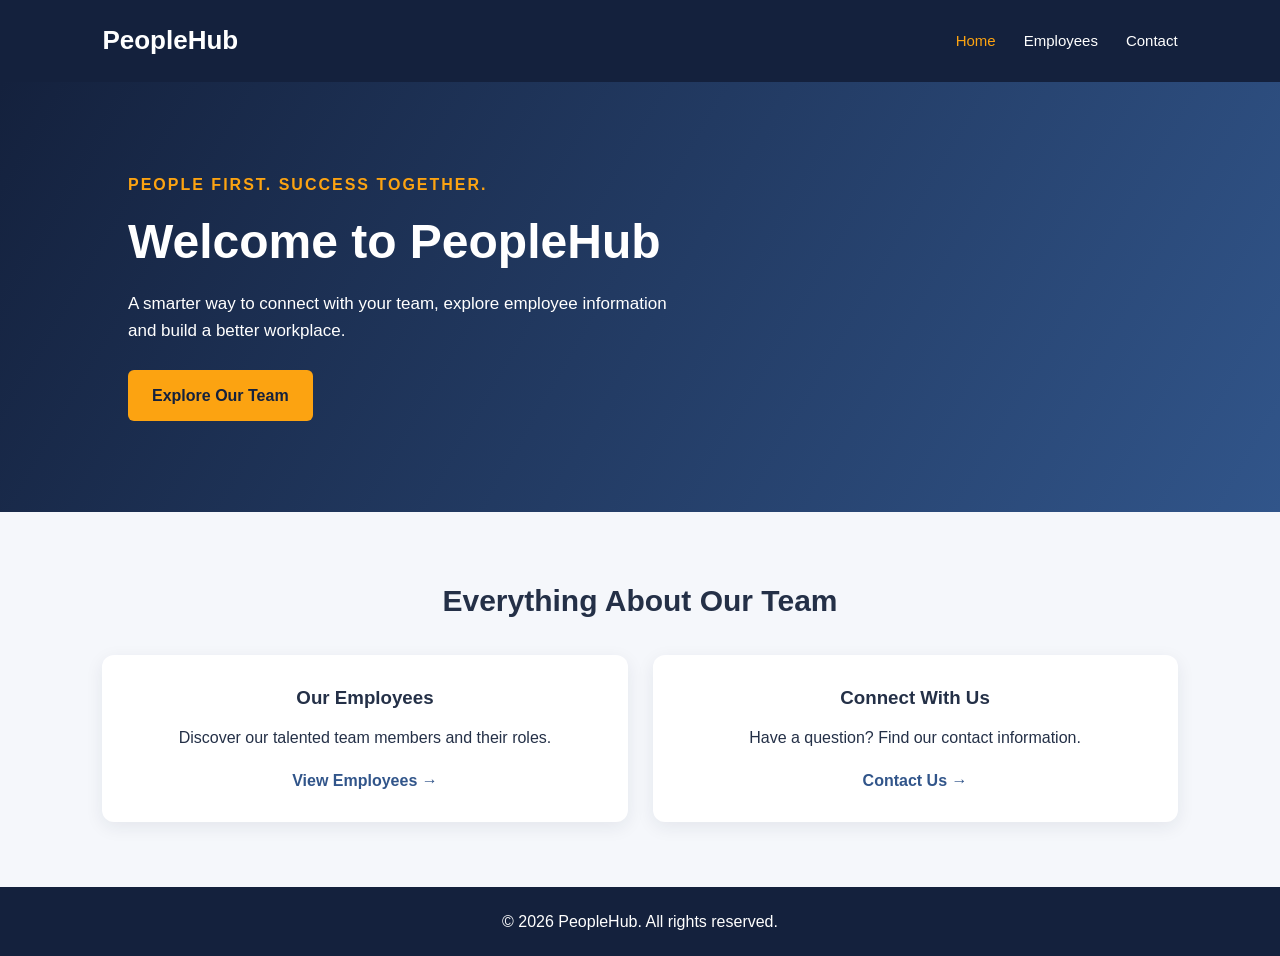
<file: index.html>
<!DOCTYPE html>
<html lang="en">
<head>
    <meta charset="UTF-8">
    <meta name="viewport" content="width=device-width, initial-scale=1.0">
    <title>PeopleHub | Home</title>
    <link rel="stylesheet" href="style.css">
</head>
<body>

    <nav class="navbar">
        <a href="index.html" class="logo">PeopleHub</a>
        <div class="nav-links">
            <a class="active" href="index.html">Home</a>
            <a href="employees.html">Employees</a>
            <a href="contact.html">Contact</a>
        </div>
    </nav>

    <main>
        <section class="hero">
            <div class="hero-content">
                <p class="tagline">PEOPLE FIRST. SUCCESS TOGETHER.</p>
                <h1>Welcome to PeopleHub</h1>
                <p>
                    A smarter way to connect with your team,
                    explore employee information and build
                    a better workplace.
                </p>
                <a href="employees.html" class="btn">
                    Explore Our Team
                </a>
            </div>
        </section>

        <section class="features">
            <h2>Everything About Our Team</h2>
            <div class="feature-grid">
                <article class="feature-card">
                    <h3>Our Employees</h3>
                    <p>Discover our talented team members and their roles.</p>
                    <a href="employees.html">View Employees →</a>
                </article>

                <article class="feature-card">
                    <h3>Connect With Us</h3>
                    <p>Have a question? Find our contact information.</p>
                    <a href="contact.html">Contact Us →</a>
                </article>
            </div>
        </section>
    </main>

    <footer>
        <p>© 2026 PeopleHub. All rights reserved.</p>
    </footer>

</body>
</html>
</file>
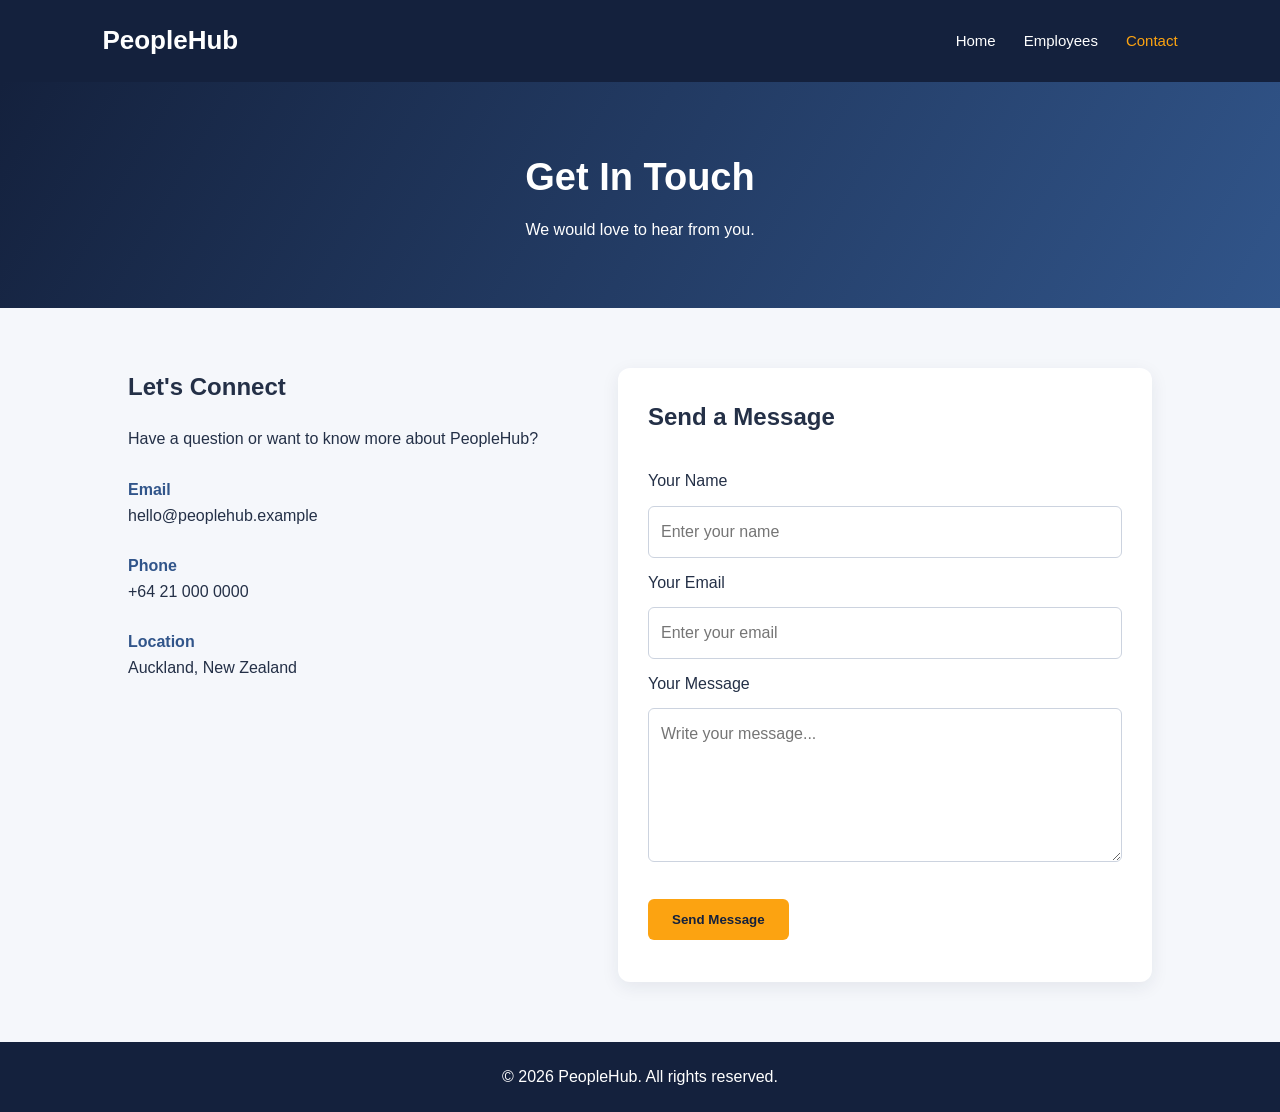
<file: contact.html>
<!DOCTYPE html>
<html lang="en">
<head>
    <meta charset="UTF-8">
    <meta name="viewport" content="width=device-width, initial-scale=1.0">
    <title>PeopleHub | Contact</title>
    <link rel="stylesheet" href="style.css">
</head>
<body>

    <nav class="navbar">
        <a href="index.html" class="logo">PeopleHub</a>
        <div class="nav-links">
            <a href="index.html">Home</a>
            <a href="employees.html">Employees</a>
            <a class="active" href="contact.html">Contact</a>
        </div>
    </nav>

    <main>
        <section class="page-banner">
            <h1>Get In Touch</h1>
            <p>We would love to hear from you.</p>
        </section>

        <section class="contact-section">
            <div class="contact-info">
                <h2>Let's Connect</h2>
                <p>Have a question or want to know more about PeopleHub?</p>

                <div class="contact-detail">
                    <strong>Email</strong>
                    <p>hello@peoplehub.example</p>
                </div>

                <div class="contact-detail">
                    <strong>Phone</strong>
                    <p>+64 21 000 0000</p>
                </div>

                <div class="contact-detail">
                    <strong>Location</strong>
                    <p>Auckland, New Zealand</p>
                </div>
            </div>

            <form class="contact-form" id="contactForm">
                <h2>Send a Message</h2>

                <label for="name">Your Name</label>
                <input type="text" id="name" placeholder="Enter your name" required>

                <label for="email">Your Email</label>
                <input type="email" id="email" placeholder="Enter your email" required>

                <label for="message">Your Message</label>
                <textarea id="message" rows="5" placeholder="Write your message..." required></textarea>

                <button type="submit" class="btn">Send Message</button>
                <p id="formMessage" class="form-message" aria-live="polite"></p>
            </form>
        </section>
    </main>

    <footer>
        <p>© 2026 PeopleHub. All rights reserved.</p>
    </footer>

</body>
</html>
</file>
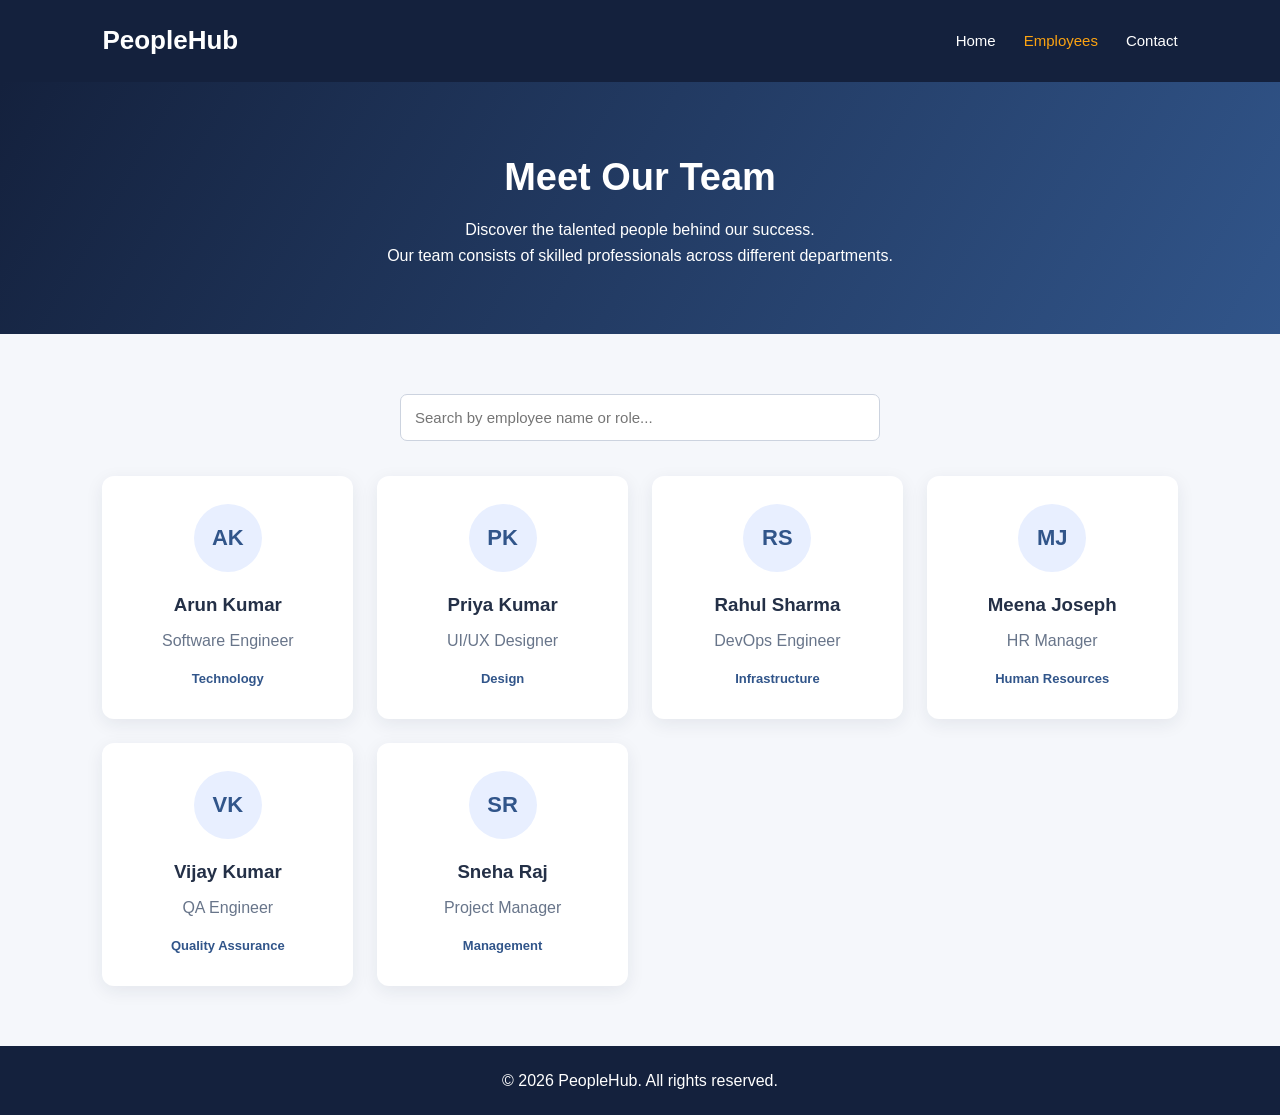
<file: employees.html>
<!DOCTYPE html>
<html lang="en">
<head>
    <meta charset="UTF-8">
    <meta name="viewport" content="width=device-width, initial-scale=1.0">
    <title>PeopleHub | Employees</title>
    <link rel="stylesheet" href="style.css">
    <script src="script.js" defer></script>
</head>
<body>

    <nav class="navbar">
        <a href="index.html" class="logo">PeopleHub</a>
        <div class="nav-links">
            <a href="index.html">Home</a>
            <a class="active" href="employees.html">Employees</a>
            <a href="contact.html">Contact</a>
        </div>
    </nav>

    <main>
        <section class="page-banner">
            <h1>Meet Our Team</h1>
            <p>Discover the talented people behind our success.</p>
        <p class="subtitle">
    Our team consists of skilled professionals across different departments.
</p>
        </section>

        <section class="section">
            <input
                type="search"
                id="searchInput"
                placeholder="Search by employee name or role..."
                aria-label="Search employees"
            >

            <div class="employee-grid" id="employeeList">

                <article class="employee-card">
                    <div class="avatar">AK</div>
                    <h3>Arun Kumar</h3>
                    <p>Software Engineer</p>
                    <span>Technology</span>
                </article>

                <article class="employee-card">
                    <div class="avatar">PK</div>
                    <h3>Priya Kumar</h3>
                    <p>UI/UX Designer</p>
                    <span>Design</span>
                </article>

                <article class="employee-card">
                    <div class="avatar">RS</div>
                    <h3>Rahul Sharma</h3>
                    <p>DevOps Engineer</p>
                    <span>Infrastructure</span>
                </article>

                <article class="employee-card">
                    <div class="avatar">MJ</div>
                    <h3>Meena Joseph</h3>
                    <p>HR Manager</p>
                    <span>Human Resources</span>
                </article>

                <article class="employee-card">
                    <div class="avatar">VK</div>
                    <h3>Vijay Kumar</h3>
                    <p>QA Engineer</p>
                    <span>Quality Assurance</span>
                </article>

                <article class="employee-card">
                    <div class="avatar">SR</div>
                    <h3>Sneha Raj</h3>
                    <p>Project Manager</p>
                    <span>Management</span>
                </article>

            </div>

            <p id="noResults" class="no-results" hidden>
                No employees found.
            </p>
        </section>
    </main>

    <footer>
        <p>© 2026 PeopleHub. All rights reserved.</p>
    </footer>

</body>
</html>
</file>
<file: style.css>
* {
    margin: 0;
    padding: 0;
    box-sizing: border-box;
    scroll-behavior: smooth;
}

body {
    font-family: Arial, sans-serif;
    background: #f5f7fb;
    color: #243047;
    line-height: 1.6;
}

/* Navigation */
.navbar {
    display: flex;
    justify-content: space-between;
    align-items: center;
    padding: 20px 8%;
    background: #14213d;
    position: sticky;
    top: 0;
    z-index: 10;
}

.logo {
    color: white;
    font-size: 26px;
    font-weight: bold;
    text-decoration: none;
}

.nav-links {
    display: flex;
    gap: 28px;
}

.nav-links a {
    color: white;
    text-decoration: none;
    font-size: 15px;
}

.nav-links a:hover,
.nav-links a.active {
    color: #fca311;
}

/* Home hero */
.hero {
    min-height: 430px;
    display: flex;
    align-items: center;
    padding: 70px 10%;
    color: white;
    background: linear-gradient(120deg, #14213d, #31558a);
}

.hero-content {
    max-width: 650px;
}

.tagline {
    color: #fca311;
    letter-spacing: 2px;
    font-weight: bold;
    margin-bottom: 15px;
}

.hero h1 {
    font-size: 48px;
    line-height: 1.2;
    margin-bottom: 20px;
}

.hero-content > p:not(.tagline) {
    font-size: 17px;
    max-width: 550px;
}

.btn {
    display: inline-block;
    margin-top: 25px;
    padding: 13px 24px;
    background: #fca311;
    color: #14213d;
    border: none;
    border-radius: 6px;
    text-decoration: none;
    font-weight: bold;
    cursor: pointer;
}

.btn:hover {
    background: #ffbd45;
}

/* Home feature cards */
.features {
    padding: 65px 8%;
    text-align: center;
}

.features h2,
.section h2 {
    font-size: 30px;
    margin-bottom: 30px;
}

.feature-grid {
    display: grid;
    grid-template-columns: repeat(auto-fit, minmax(230px, 1fr));
    gap: 25px;
    margin-top: 30px;
}

.feature-card,
.employee-card {
    background: white;
    padding: 28px;
    border-radius: 12px;
    box-shadow: 0 5px 18px rgba(20, 33, 61, 0.08);
}

.feature-card h3 {
    margin-bottom: 12px;
}

.feature-card a {
    display: inline-block;
    margin-top: 18px;
    color: #31558a;
    font-weight: bold;
    text-decoration: none;
}

/* Inner page banner */
.page-banner {
    text-align: center;
    padding: 65px 20px;
    color: white;
    background: linear-gradient(120deg, #14213d, #31558a);
}

.page-banner h1 {
    font-size: 38px;
    margin-bottom: 10px;
}

/* Employee directory */
.section {
    padding: 60px 8%;
    text-align: center;
}

#searchInput {
    width: 100%;
    max-width: 480px;
    padding: 14px;
    margin-bottom: 35px;
    border: 1px solid #ccd3df;
    border-radius: 7px;
    font-size: 15px;
}

.employee-grid {
    display: grid;
    grid-template-columns: repeat(auto-fit, minmax(210px, 1fr));
    gap: 24px;
}

.employee-card {
    padding: 28px 15px;
}

.avatar {
    width: 68px;
    height: 68px;
    display: grid;
    place-items: center;
    margin: 0 auto 18px;
    border-radius: 50%;
    background: #e8efff;
    color: #31558a;
    font-size: 22px;
    font-weight: bold;
}

.employee-card h3 {
    margin-bottom: 8px;
}

.employee-card p {
    color: #68758a;
    margin-bottom: 12px;
}

.employee-card span {
    color: #31558a;
    font-size: 13px;
    font-weight: bold;
}

.no-results {
    margin-top: 20px;
    color: #68758a;
}

/* Contact page */
.contact-section {
    display: grid;
    grid-template-columns: 1fr 1.2fr;
    gap: 45px;
    padding: 60px 10%;
}

.contact-info h2,
.contact-form h2 {
    margin-bottom: 20px;
}

.contact-detail {
    margin-top: 25px;
}

.contact-detail strong {
    color: #31558a;
}

.contact-form {
    display: flex;
    flex-direction: column;
    gap: 12px;
    padding: 30px;
    background: white;
    border-radius: 12px;
    box-shadow: 0 5px 18px rgba(20, 33, 61, 0.08);
}

.contact-form input,
.contact-form textarea {
    width: 100%;
    padding: 12px;
    border: 1px solid #ccd3df;
    border-radius: 6px;
    font: inherit;
}

.contact-form textarea {
    resize: vertical;
}

.contact-form .btn {
    align-self: flex-start;
}

.form-message {
    color: #247344;
    font-weight: bold;
}

/* Footer */
footer {
    padding: 22px;
    text-align: center;
    color: white;
    background: #14213d;
}

/* Mobile responsive design */
@media (max-width: 650px) {
    .navbar {
        flex-direction: column;
        gap: 15px;
    }

    .nav-links {
        gap: 18px;
    }

    .hero h1 {
        font-size: 36px;
    }

    .contact-section {
        grid-template-columns: 1fr;
        padding: 40px 7%;
    }
}
</file>
